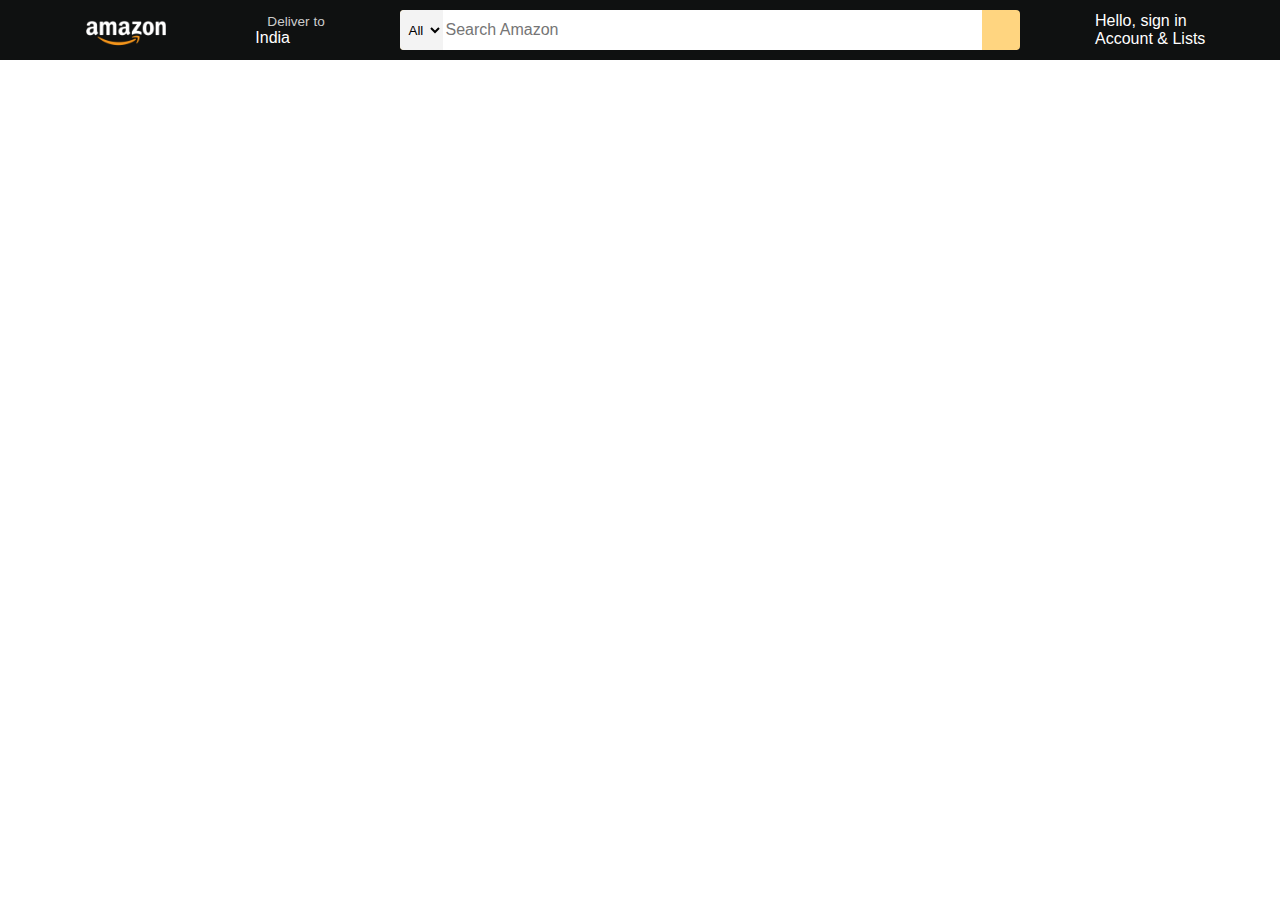
<file: Amazon Clone/index.html>
<!DOCTYPE html>
<html lang="en">
<head>
    <meta charset="UTF-8">
    <meta name="viewport" content="width=device-width, initial-scale=1.0">
    <link rel="shortcut icon" href="amazon favicon.png" type="image/x-icon">
    <title>Amazon</title>
    <link rel="stylesheet" href="https://cdnjs.cloudflare.com/ajax/libs/font-awesome/6.4.2/css/all.min.css" integrity="sha512-z3gLpd7yknf1YoNbCzqRKc4qyor8gaKU1qmn+CShxbuBusANI9QpRohGBreCFkKxLhei6S9CQXFEbbKuqLg0DA==" crossorigin="anonymous" referrerpolicy="no-referrer" />
    <link rel="stylesheet" href="style.css">
</head>
<body>
    <!-- site for icons (font awesome) https://cdnjs.com/libraries/font-awesome -->
    <header>
        <div class="navbar">
            <div class="nav-logo border">
                <div class="amazon-logo"></div>
            </div>

            <div class="nav-address border">
                <p class="add-first">Deliver to</p>
                <div class="add-icon">
                    <i class="fa-sharp fa-solid fa-location-dot"></i>
                    <p class="add-second">India</p>
                </div>
            </div>

            <div class="nav-search">
                <select class="search-select">
                    <option>All</option>
                </select>
                <input placeholder="Search Amazon" class="search-input">
                <div class="search-icon">
                    <i class="fa-solid fa-magnifying-glass"></i>
                </div>
            </div>
            <div class="nav-signin">
                <p><span>Hello, sign in</span></p>
                <p>Account & Lists</p>
            </div>
        </div>
    </header>

</body>
</html>
</file>
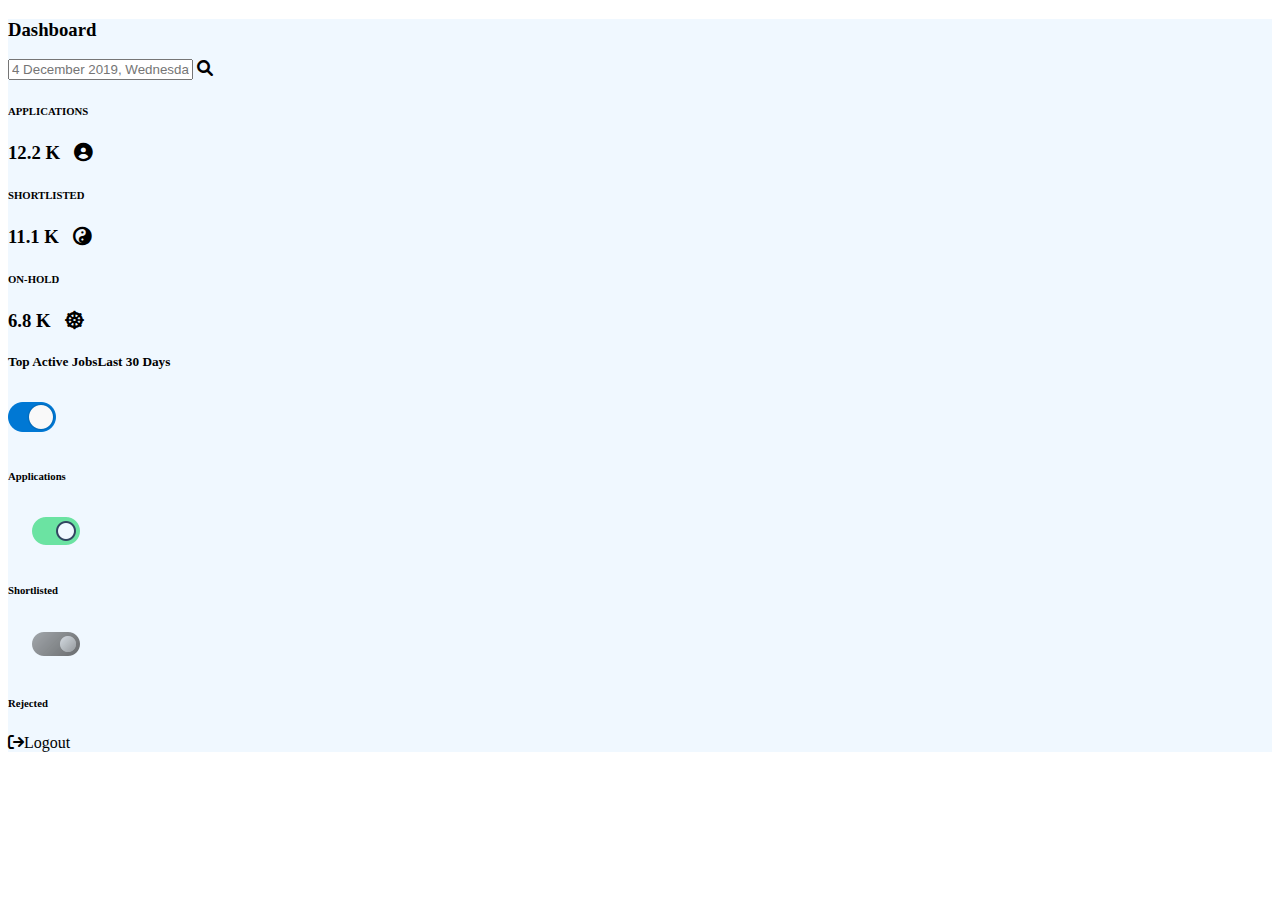
<file: BOOTSTRAP/bootstrap practice1/design-page-2/index.html>
<!DOCTYPE html>
<html lang="en">
  <head>
    <meta charset="UTF-8" />
    <meta name="viewport" content="width=device-width, initial-scale=1.0" />
    <!-- font awesone link -->
    <link
      rel="stylesheet"
      href="https://cdnjs.cloudflare.com/ajax/libs/font-awesome/6.0.0/css/all.min.css"
    />

    <!-- css(bootstrap) link -->
    <link
      href="https://cdn.jsdelivr.net/npm/bootstrap@5.3.1/dist/css/bootstrap.min.css"
      rel="stylesheet"
      integrity="sha384-4bw+/aepP/YC94hEpVNVgiZdgIC5+VKNBQNGCHeKRQN+PtmoHDEXuppvnDJzQIu9"
      crossorigin="anonymous"
    />

    <!-- favicon -->
    <link rel="shortcut icon" href="img/favicon.png" type="image/x-icon" />
    <!-- external css link -->
    <link rel="stylesheet" href="styles.css" />
    <title class="title">StudentsJobs</title>
  </head>

  <body>
    <!-- main container, contains whole page -->
    <div class="container-fluid mt-3 d-flex">
      <!-- column of size 8 -->
      <div class="col-8">
        <!-- row with Dashboard & input label -->
        <div class="row">
          <div class="col-8">
            <h3>Dashboard</h3>
          </div>
          <div class="col-4">
            <div class="input-group w-60">
              <input
                type="text"
                class="form-control"
                placeholder="4 December 2019, Wednesday"
              />
              <span class="input-group-text"
                ><i class="fa-solid fa-magnifying-glass search-icon"></i
              ></span>
            </div>
          </div>
        </div>

        <!-- row with applications,shortlisted & onhold -->
        <div class="row mt-4">
          <div class="col-4">
            <h6 class="new">
              APPLICATIONS <br />
              <h3>
                12.2 K &nbsp; <i class="fa-solid fa-circle-user user"></i>
              </h3>
            </h6>
          </div>
          <div class="col-4">
            <h6 class="new">
              SHORTLISTED <br />
              <h3>11.1 K &nbsp; <i class="fa-solid fa-yin-yang"></i></h3>
            </h6>
          </div>
          <div class="col-4">
            <h6 class="new">
              ON-HOLD <br />
              <h3>6.8 K &nbsp; <i class="fa-solid fa-dharmachakra"></i></h3>
            </h6>
          </div>
        </div>

        <!-- row with top active jobs -->
        <div class="row mt-5">
          <div class="col-12">
            <div>
              <div class="row d-flex">
                <h5>
                  Top Active Jobs<span class="float-end last30"
                    >Last 30 Days</span
                  >
                </h5>
              </div>
            </div>
            <div class="nextline d-flex">
              <img
                class="applicationicon"
                src="img/applicationicon.png"
                alt=""
              />
              <h6>Applications</h6>
              &nbsp; &nbsp; &nbsp;
              <img
                class="shortlistedicon"
                src="img/shortlistedicon.png"
                alt=""
              />
              <h6>Shortlisted</h6>
              &nbsp; &nbsp; &nbsp;
              <img class="rejectedicon" src="img/rejectedicon.png" alt="" />
              <h6>Rejected</h6>
            </div>
          </div>
        </div>
      </div>

      <!-- column of size 4 -->
      <div class="col-4">
        <div class="float-end logout mx-4">
          <i class="fa-solid fa-arrow-right-from-bracket logout-icon"></i>Logout
        </div>
      </div>
    </div>

    <!-- js(bootstrap link) -->
    <script
      src="https://cdn.jsdelivr.net/npm/bootstrap@5.3.1/dist/js/bootstrap.bundle.min.js"
      integrity="sha384-HwwvtgBNo3bZJJLYd8oVXjrBZt8cqVSpeBNS5n7C8IVInixGAoxmnlMuBnhbgrkm"
      crossorigin="anonymous"
    ></script>
  </body>
</html>
</file>
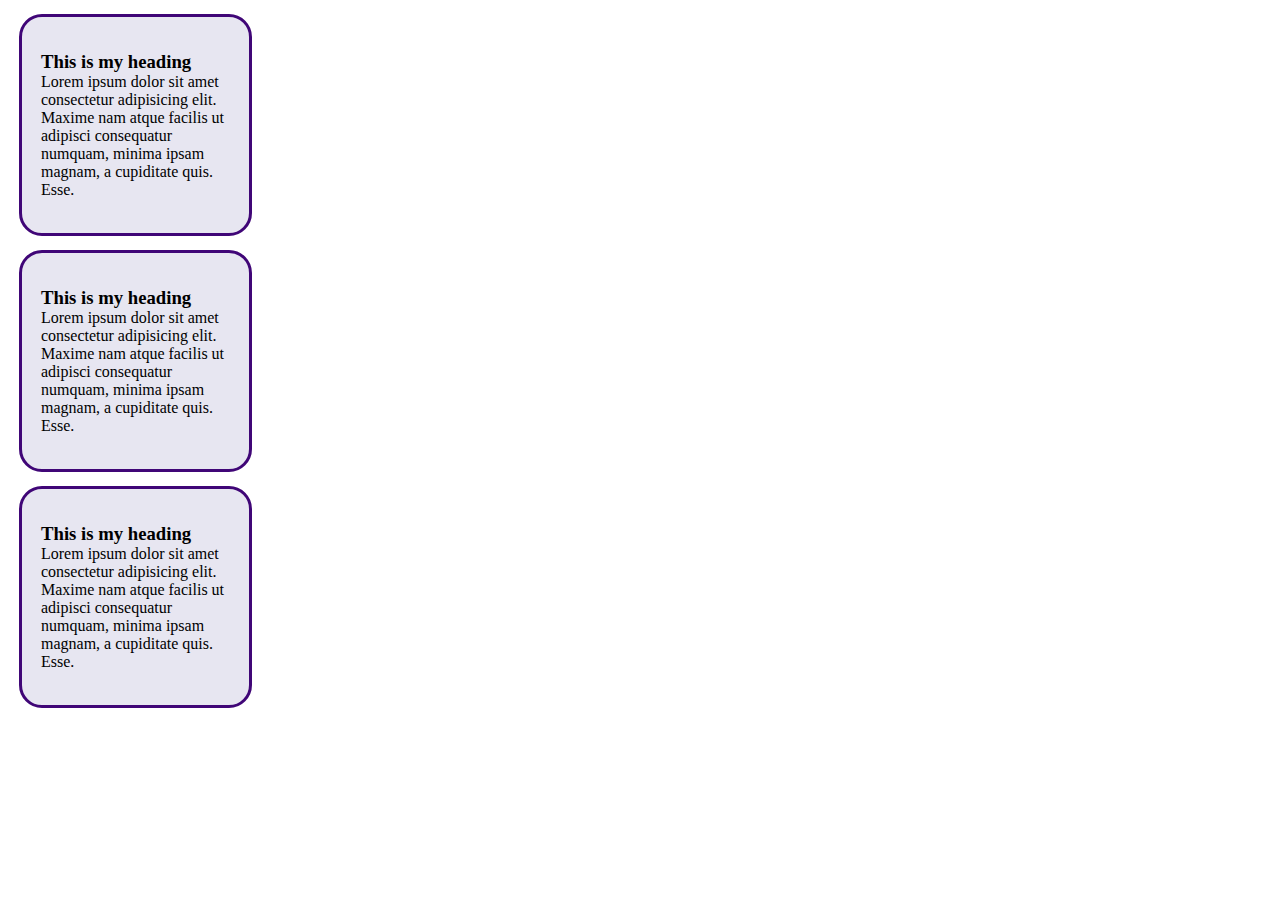
<file: HTML CSS Practice/Practice1/intro.html>
<!DOCTYPE html>
<html lang="en">
<head>
    <meta charset="UTF-8">
    <meta name="viewport" content="width=device-width, initial-scale=1.0">
    <link rel="stylesheet" href="style.css">
    <title>Box Model</title>
</head>
<body>
    <div class="container">
        <h3>This is my heading</h3>
        <p id="first">Lorem ipsum dolor sit amet consectetur adipisicing elit. Maxime nam atque facilis 
            ut adipisci consequatur numquam, minima ipsam magnam, a cupiditate quis. Esse.</p>
    </div>
    <div class="container">
        <h3>This is my heading</h3>
        <p id="second">Lorem ipsum dolor sit amet consectetur adipisicing elit. Maxime nam atque facilis 
            ut adipisci consequatur numquam, minima ipsam magnam, a cupiditate quis. Esse.</p>
    </div>
    <div class="container">
        <h3>This is my heading</h3>
        <p id="third">Lorem ipsum dolor sit amet consectetur adipisicing elit. Maxime nam atque facilis 
            ut adipisci consequatur numquam, minima ipsam magnam, a cupiditate quis. Esse.</p>
    </div>
</body>
</html>
</file>
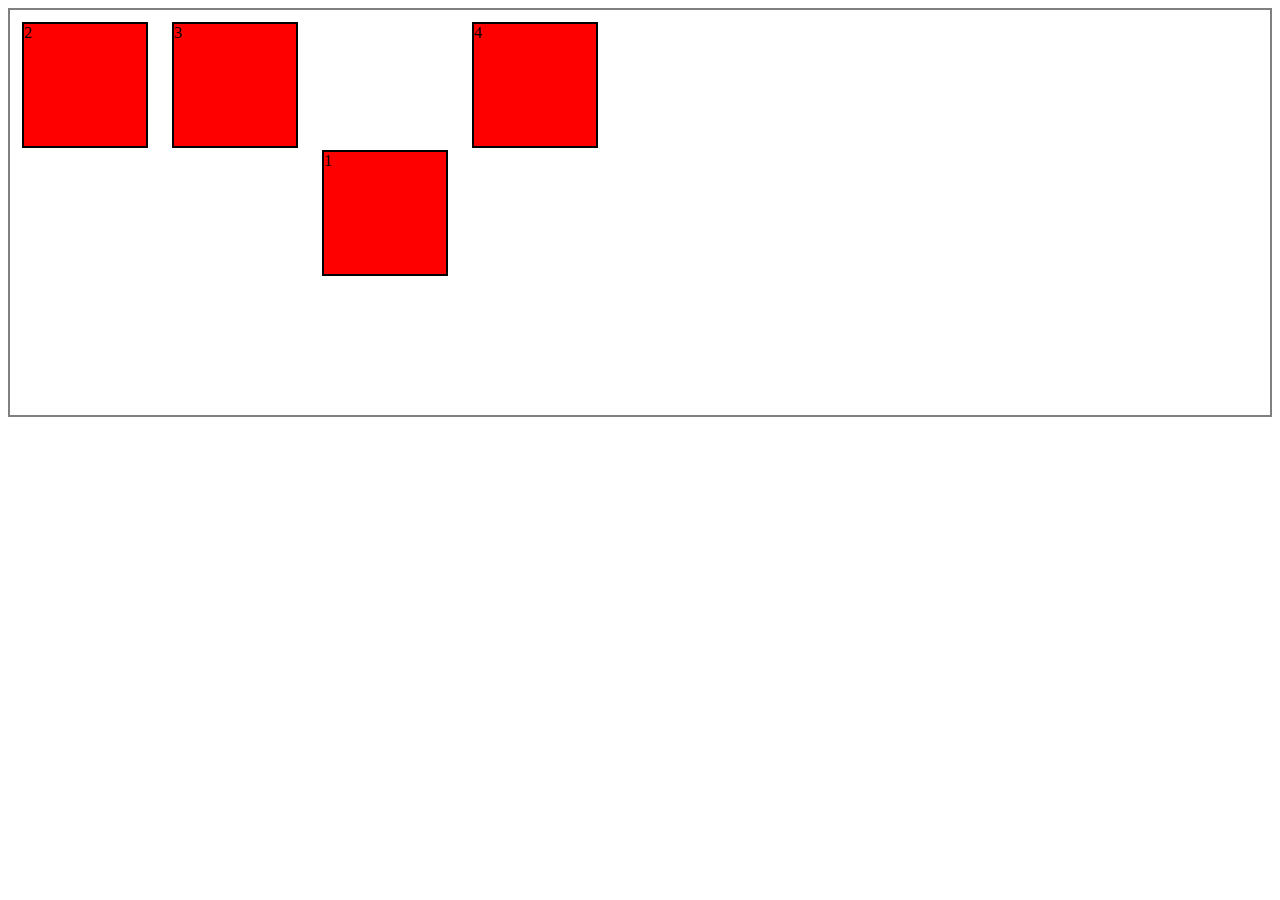
<file: HTML CSS Practice/Practice2(flexbox)/intro.html>
<!DOCTYPE html>
<html lang="en">
<head>
    <meta charset="UTF-8">
    <meta name="viewport" content="width=device-width, initial-scale=1.0">
    <link rel="stylesheet" href="style.css">
    <title>FLEX-BOX</title>
</head>
<body>
    <div class="fcontainer">
        <div class="fitem item1">1</div>
        <div class="fitem item2">2</div>
        <div class="fitem item3">3</div>
        <div class="fitem item4">4</div>
    </div>
</body>
</html>
</file>
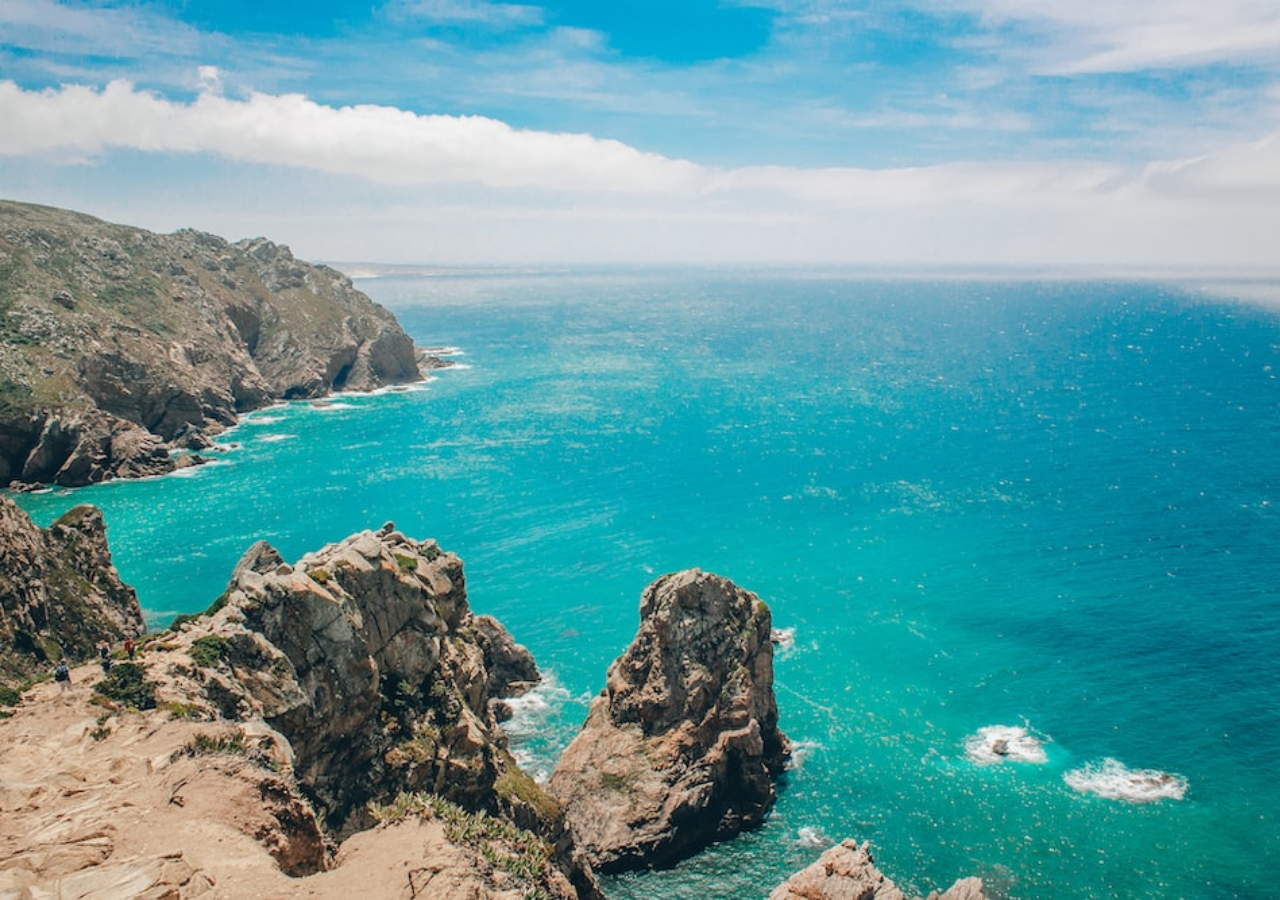
<file: HTML CSS Practice/Practice3(positioning)/intro.html>
<!DOCTYPE html>
<html lang="en">
<head>
    <meta charset="UTF-8">
    <meta name="viewport" content="width=device-width, initial-scale=1.0">
    <link rel="stylesheet" href="style.css">
    <title>Document</title>
</head>
<body>
    <!-- div.box#box*4 (to get 4 div of class box and id box) -->
    <!-- <div class="container">
        <div class="box" id="box1">1</div>
        <div class="box" id="box2">2</div>
        <div class="box" id="box3">3</div>
        <div class="box" id="box4">4</div>
    </div> -->

    <div class="bcg-image">
        
    </div>
</body>
</html>
</file>
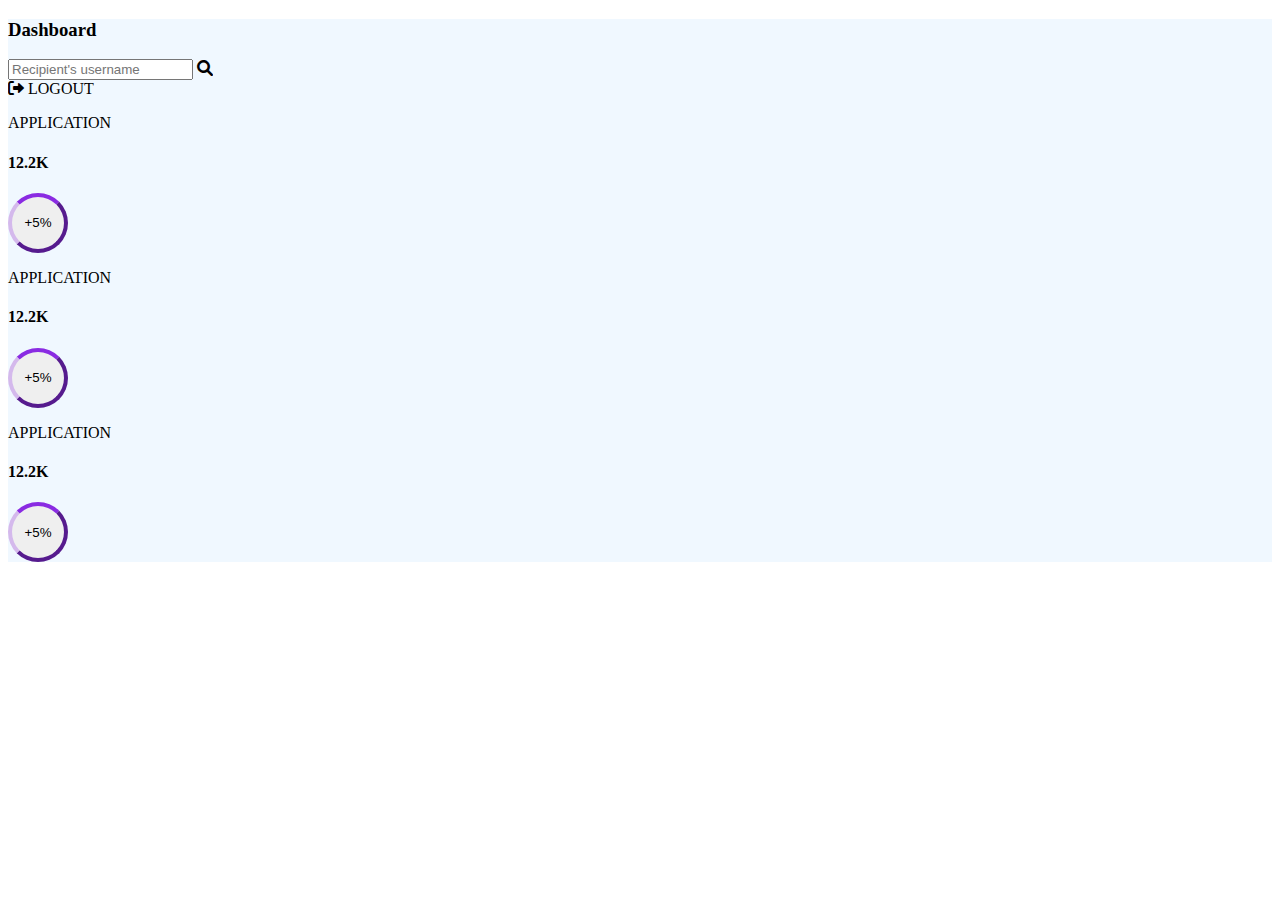
<file: BOOTSTRAP/bootstrap practice1/design-page-2/intro.html>
<!DOCTYPE html>
<html lang="en">
  <head>
    <meta charset="UTF-8" />
    <meta name="viewport" content="width=device-width, initial-scale=1.0" />
    <!-- font awesone link -->
    <link
      rel="stylesheet"
      href="https://cdnjs.cloudflare.com/ajax/libs/font-awesome/6.0.0/css/all.min.css"
    />

    <!-- css(bootstrap) link -->
    <link
      href="https://cdn.jsdelivr.net/npm/bootstrap@5.3.1/dist/css/bootstrap.min.css"
      rel="stylesheet"
      integrity="sha384-4bw+/aepP/YC94hEpVNVgiZdgIC5+VKNBQNGCHeKRQN+PtmoHDEXuppvnDJzQIu9"
      crossorigin="anonymous"
    />

    <!-- favicon -->
    <link rel="shortcut icon" href="img/favicon.png" type="image/x-icon" />
    <!-- external css link -->
    <link rel="stylesheet" href="styles.css" />
    <title class="title">StudentsJobs</title>
  </head>

  <body>
    <div class="container-fluid">
      <div class="row">
        <div class="col-6">
          <h3>Dashboard</h3>
        </div>
        <div class="col-6">
          <div class="row">
            <div class="input-group w-50">
                <input
                  type="text"
                  class="form-control"
                  placeholder="Recipient's username"
                />
                <span class="input-group-text"><i class="fa-solid text-info fa-magnifying-glass"></i></span>
              </div>
            <div>
                <span class="d-flex float-end">
                    <i class="fa-solid fa-right-from-bracket"></i>
                    LOGOUT
                </span>
            </div>
          </div>
        </div>
      </div>
      <div class="row">
        <div class="col-8">
            <div class="row">
                <div class="col-4">
                    <div class="card card-appli p-3">
                        <div class="row">
                            <div class="col-8">
                                <p class="text-secondary">APPLICATION</p>
                                <h4>12.2K</h4>
                            </div>
                            <div class="col-4">
                                <button class="appli-scroll">+5%</button>
                            </div>
                        </div>
                    </div>
                </div>
                <div class="col-4">
                    <div class="card card-appli p-3">
                        <div class="row">
                            <div class="col-8">
                                <p class="text-secondary">APPLICATION</p>
                                <h4>12.2K</h4>
                            </div>
                            <div class="col-4">
                                <button class="appli-scroll">+5%</button>
                            </div>
                        </div>
                    </div>
                </div>
                <div class="col-4">
                    <div class="card card-appli p-3">
                        <div class="row">
                            <div class="col-8">
                                <p class="text-secondary">APPLICATION</p>
                                <h4>12.2K</h4>
                            </div>
                            <div class="col-4">
                                <button class="appli-scroll">+5%</button>
                            </div>
                        </div>
                    </div>
                </div>
            </div>
            <div class="row">
                <div class="col-8"></div>
                <div class="col-4"></div>
            </div>
        </div>
        <div class="col-4"></div>
      </div>
    </div>

    <!-- js(bootstrap link) -->
    <script
      src="https://cdn.jsdelivr.net/npm/bootstrap@5.3.1/dist/js/bootstrap.bundle.min.js"
      integrity="sha384-HwwvtgBNo3bZJJLYd8oVXjrBZt8cqVSpeBNS5n7C8IVInixGAoxmnlMuBnhbgrkm"
      crossorigin="anonymous"
    ></script>
  </body>
</html>
</file>
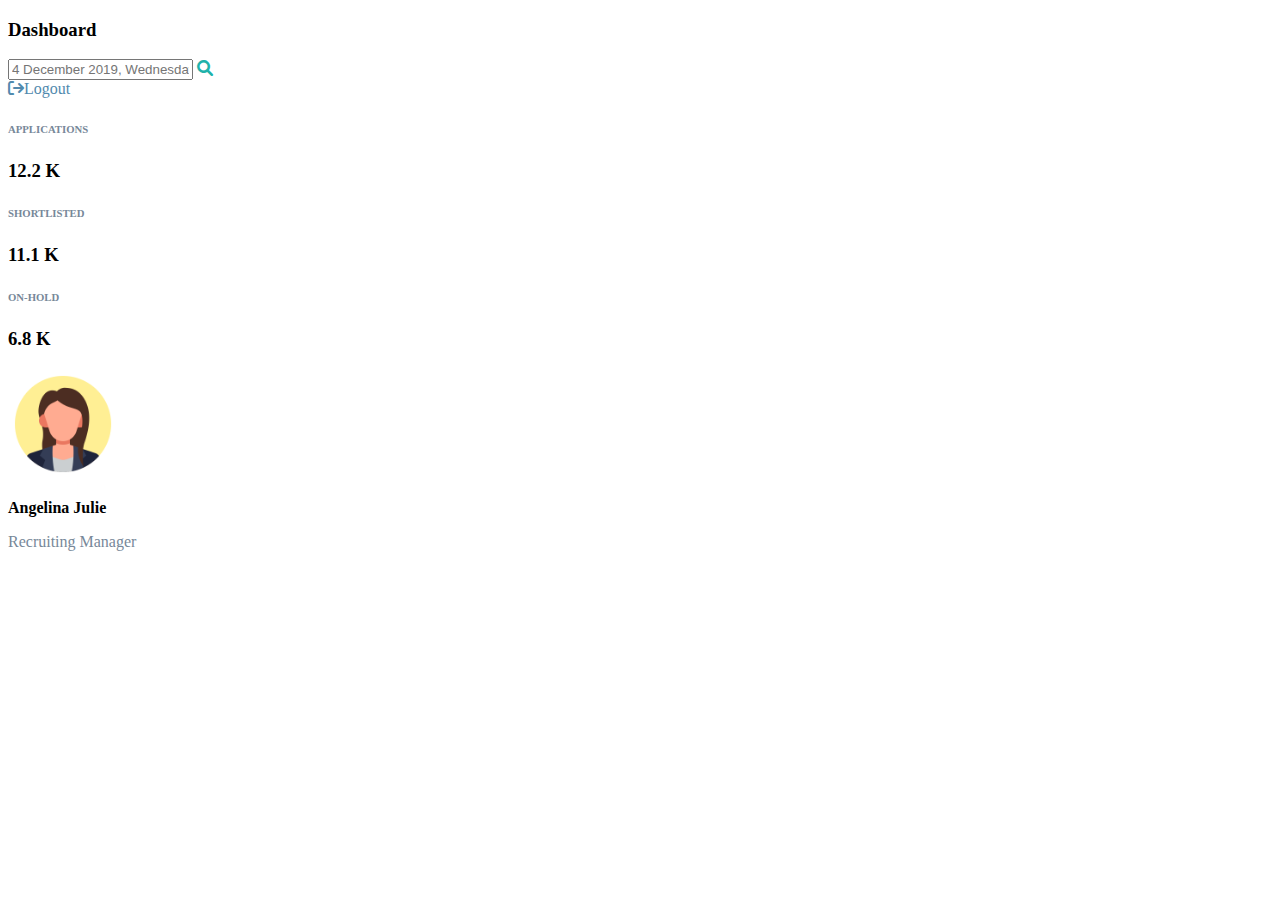
<file: BOOTSTRAP/bootstrap practice1/design-page/hey.html>
<!DOCTYPE html>
<html lang="en">
  <head>
    <meta charset="UTF-8" />
    <meta name="viewport" content="width=device-width, initial-scale=1.0" />
    <!-- font awesone link -->
    <link
      rel="stylesheet"
      href="https://cdnjs.cloudflare.com/ajax/libs/font-awesome/6.0.0/css/all.min.css"
    />

    <!-- css(bootstrap) link -->
    <link
      href="https://cdn.jsdelivr.net/npm/bootstrap@5.3.1/dist/css/bootstrap.min.css"
      rel="stylesheet"
      integrity="sha384-4bw+/aepP/YC94hEpVNVgiZdgIC5+VKNBQNGCHeKRQN+PtmoHDEXuppvnDJzQIu9"
      crossorigin="anonymous"
    />

    <!-- favicon -->
    <link rel="shortcut icon" href="img/favicon.png" type="image/x-icon" />
    <!-- external css link -->
    <link rel="stylesheet" href="styles.css" />
    <title class="title">StudentsJobs</title>
  </head>

  <body>
    <!-- first column with dashboard, input and logout -->
    <div class="container-fluid mt-3">
      <div class="row mt-3">
        <div class="col-6">
          <h3>Dashboard</h3>
        </div>
        <div class="col-6">
          <div class="input-group w-50">
            <input
              type="text"
              class="form-control"
              placeholder="4 December 2019, Wednesday"
            />
            <span class="input-group-text"
              ><i class="fa-solid fa-magnifying-glass search-icon"></i
            ></span>
          </div>
          <div class="float-end logout">
            <i class="fa-solid fa-arrow-right-from-bracket logout-icon"></i
            >Logout
          </div>
        </div>
      </div>
    </div>

    <!-- second column with application & julie image -->
    <div class="container-fluid mt-3">
      <div class="row">
        <div class="col-3">
          <h6>
            APPLICATIONS <br />
            <h3>12.2 K</h3>
          </h6>
        </div>
        <div class="col-3">
          <h6>
            SHORTLISTED <br />
            <h3>11.1 K</h3>
          </h6>
        </div>
        <div class="col-3">
          <h6>
            ON-HOLD <br />
            <h3>6.8 K</h3>
          </h6>
        </div>
        <div class="col-3 justify-content-between">
          <img class="ladyimage" src="img/ladyimage.png" alt="" />
          <p class="mx-3"><strong> Angelina Julie </strong></p>
          <p class="p-manager mx-1">Recruiting Manager</p>
        </div>
      </div>
    </div>

    <!-- js(bootstrap link) -->
    <script
      src="https://cdn.jsdelivr.net/npm/bootstrap@5.3.1/dist/js/bootstrap.bundle.min.js"
      integrity="sha384-HwwvtgBNo3bZJJLYd8oVXjrBZt8cqVSpeBNS5n7C8IVInixGAoxmnlMuBnhbgrkm"
      crossorigin="anonymous"
    ></script>
  </body>
</html>
</file>
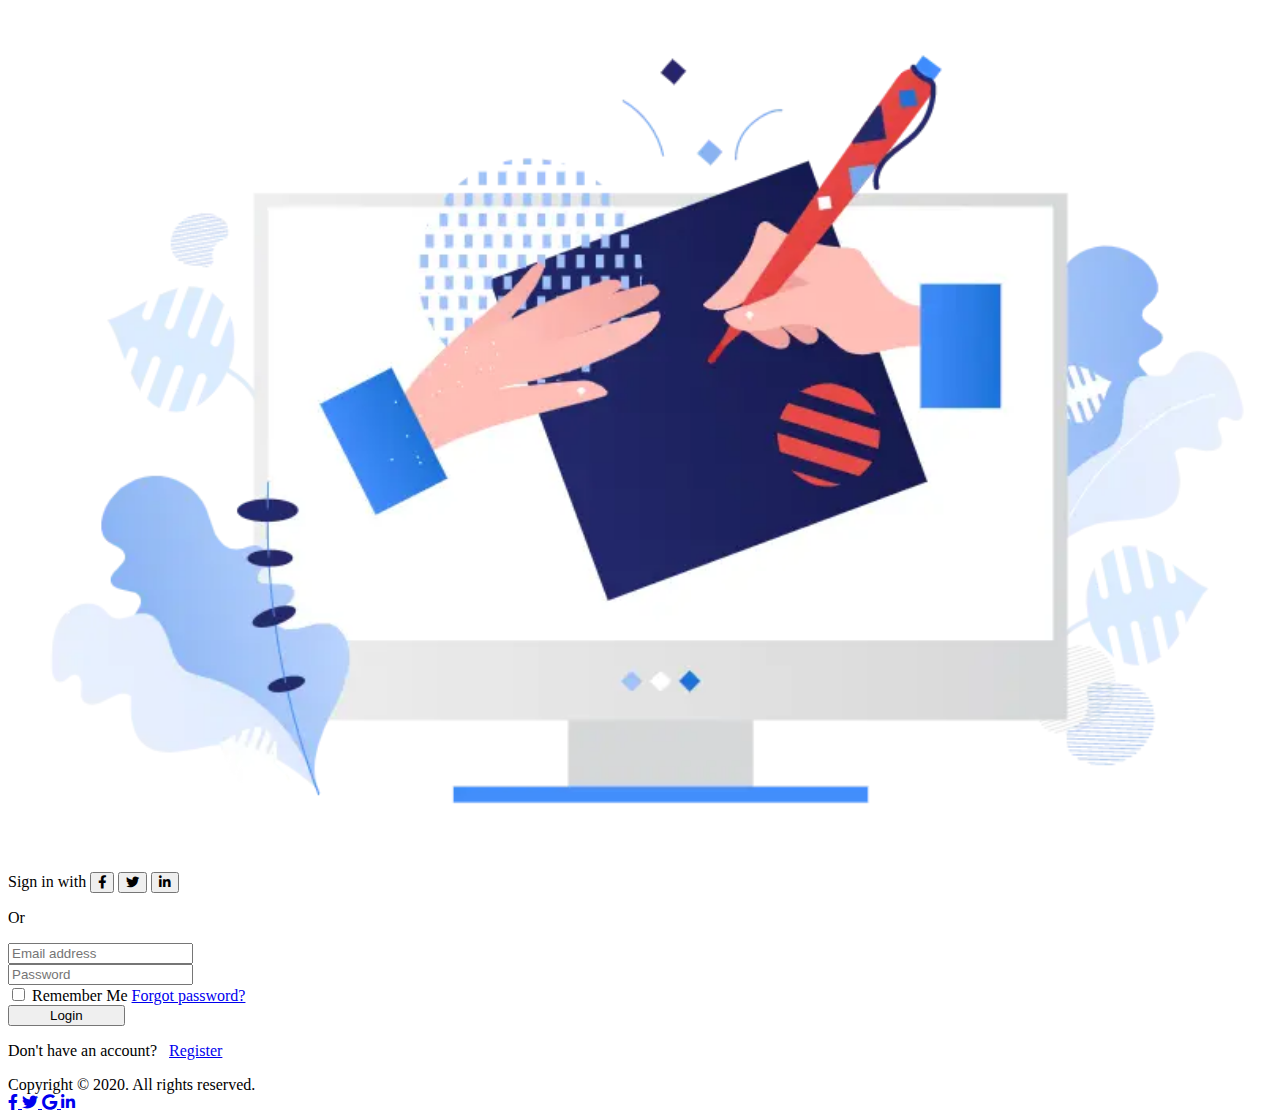
<file: BOOTSTRAP/bootstrap practice1/my-form/form1.html>
<!DOCTYPE html>
<html lang="en">
<head>
    <meta charset="UTF-8">
    <meta name="viewport" content="width=device-width, initial-scale=1.0">
    <link rel="shortcut icon" href="img/form favicon.png" type="image/x-icon"> 
    <title>FORM</title>
    <!-- link for icons(font-awesome) -->
    <link rel="stylesheet" href="https://cdnjs.cloudflare.com/ajax/libs/font-awesome/6.0.0/css/all.min.css">
    <!-- link for css(bootstrap) -->
    <link href="https://cdn.jsdelivr.net/npm/bootstrap@5.3.1/dist/css/bootstrap.min.css" rel="stylesheet" integrity="sha384-4bw+/aepP/YC94hEpVNVgiZdgIC5+VKNBQNGCHeKRQN+PtmoHDEXuppvnDJzQIu9" crossorigin="anonymous">
    <link rel="stylesheet" href="style.css">
    
</head>
<body>
    <!-- row has right side for form and left side for image, each distributed with 6 columns -->
    <div class="row mt-5">
        <div class="col-6">
            <img src="img/image.webp" alt="LAPTOP" width="100%">
        </div>

    <div class="col-6 mt-5 ps-10">
        <div class="signin">
            <p class="lead fw-normal mb-0 me-3">Sign in with 
            <button type="button" class="btn btn-primary btn-floating mx-1">
                <i class="fab fa-facebook-f"></i>
            </button>

            <button type="button" class="btn btn-primary btn-floating mx-1">
                <i class="fab fa-twitter"></i>
            </button>
  
            <button type="button" class="btn btn-primary btn-floating mx-1">
                <i class="fab fa-linkedin-in"></i>
            </button>
            </p>
            <div class="divider d-flex align-items-center my-4">
              <p class="text-center fw-bold mx-3 mb-0">Or</p>
            </div>
        </div>
        <p></p>
        
        <form class="form">
            <div class="mb-3">
              <label class="form-label"></label>
              <input class="form-control w-50" type="email" placeholder="Email address">
            </div>
            <div class="mb-3">
              <label class="form-label"></label>
              <input class="form-control w-50" type="password" placeholder="Password">

            </div>
            <div class="mb-3 form-check">
              <input type="checkbox" class="form-check-input">
              <label class="form-check-label">Remember Me</label> 
              <a class="link" href="https://www.google.com/" target="_blank">Forgot password?</a>
            </div>
            <div class="text-center text-lg-start mt-4 pt-2">
                <button type="button" class="btn btn-outline-primary btn-lg"
                  style="padding-left: 2.5rem; padding-right: 2.5rem;">Login</button>
                <p class="small fw-bold mt-2 pt-1 mb-0">Don't have an account? &nbsp;
                <a href="https://www.google.com/" class="link-danger" target="_blank">Register</a></p>
              </div>
            
          </form>
    </div>
    <!-- <p></p> <p></p> <p></p> <p></p> -->
</div>
<div class="footer d-flex flex-column flex-md-row text-center text-md-start justify-content-between py-4 px-4 px-xl-5 bg-primary">
    <!-- Copyright -->
    <div class="text-white mb-3 mb-md-0">
      Copyright © 2020. All rights reserved.
    </div>
    <!-- Copyright -->

    <!-- Right -->
    <div>
      <a href="https://www.facebook.com/" class="text-white me-4" target="_blank">
        <i class="fab fa-facebook-f"></i>
      </a>
      <a href="https://twitter.com/" class="text-white me-4" target="_blank">
        <i class="fab fa-twitter"></i>
      </a>
      <a href="https://www.google.com/" class="text-white me-4" target="_blank">
        <i class="fab fa-google"></i>
      </a>
      <a href="https://www.linkedin.com/" class="text-white" target="_blank">
        <i class="fab fa-linkedin-in"></i>
      </a>
    </div>
    <!-- Right -->
  </div>

      <!-- link for js(bootstrap) -->
      <script src="https://cdn.jsdelivr.net/npm/bootstrap@5.3.1/dist/js/bootstrap.bundle.min.js" integrity="sha384-HwwvtgBNo3bZJJLYd8oVXjrBZt8cqVSpeBNS5n7C8IVInixGAoxmnlMuBnhbgrkm" crossorigin="anonymous"></script>
</body>
</html>
</file>
<file: Amazon Clone/style.css>
*{
    margin: 0;
    font-family: Arial;
/* when an element is given height and width,border usually is added on outer side of height width but using border-box means
makes border within the height and width only, not outside i.e. inside the content area only  */    
    border: border-box;              
}
.navbar{
    height: 60px;
    background-color: #0f1111;
    color: white;
    /* when we want each element in our navbar to be in same line, use display: flex */
    display: flex;
    align-items: center;
    justify-content: space-evenly;
}

/* amazon logo */
.nav-logo{
    height: 50px;
    width: 100px;
}
.amazon-logo{
    background-image: url(images/amazon_logo.png);
    background-size: cover;
    height: 50px;
    width: 100%;
}
.border{
    /* each element with border class should have transparent border(transparent means border has no color,its color is 
    same as background color ) */
    border: 1.5px solid transparent;
}
.border:hover{
    /* when we hover on element 1.5px border shows up */
    border: 1.5px solid white;
}

/* address */
.add-first{
    color: #cccccc;
    /* always add font size in rem instead of px as it helps when site becomes responsive */
    font-size: 0.85rem;
    margin-left: 15px;
}
.add-second{
    font-size: 1rem;
    margin-left: 3px;
}
.add-icon{
    /* icon and India come in same line */
    display: flex;
    /* to make it in center */
    align-items: center;
}

/* search box */
.nav-search{
    display: flex;
    /* to give each element even i.e. same space */
    justify-content: space-evenly;
    background-color: #FFD580;
    width: 620px;
    height: 40px;
    border-radius: 4px;
}
.search-select{
    /* margin-left: 15px; */
    background-color: #f3f3f3;
    width: 50px;
    text-align: center;
    border-top-left-radius: 4px;
    border-bottom-left-radius: 4px;
    /* by default border vanishes */
    border: none;
}
.search-input{
    /* search auto acquires all area available */
    width: 100%;
    font-size: 1rem;
    border: none;
}
.search-icon{
    width: 45px;
    display: flex;
    justify-content: center;                 /* horizontally center me ajyega */
    align-items: center;                     /* vertically center me ajyega*/
    font-size: 1.2rem;
    color: black;
}
</file>
<file: BOOTSTRAP/bootstrap practice1/design-page-2/styles.css>
/* .logout{
    color: #528AAE;
}
h6.new{
    color: lightslategrey;
}
.search-icon{
    color: lightseagreen;
}
::placeholder{
    color: lightslategrey;
}
h3{
    font-weight: bolder;
}
h5{
    font-weight: bolder;
}
.applicationicon{
    height: 1.5rem;
    width: 25px;
}
.shortlistedicon{
    height: 1.5rem;
    width: 25px;
}
.rejectedicon{
    height: 1.5rem;
    width: 25px;
}
.last30 {
    font-size: medium;
    font-weight: 500;
    color: rgb(17, 80, 163);
} */

.container-fluid {
    background-color: aliceblue;
}

.appli-scroll {
    height: 60px;
    width: 60px;
    border-radius: 50%;
    border-top-color: blueviolet;
    border-right-color: blueviolet;
    border-bottom-color: blueviolet;
    border-left-color: rgb(212, 185, 236);
    border-width: 4px;
}

.card-appli {
    border-radius: 25px;
    border: none;
}
</file>
<file: HTML CSS Practice/Practice1/style.css>
*{
    /* for all elements, till we dont override them */
    box-sizing: border-box;
    margin: 0;
    padding: 0;
}
.container{
    background-color: rgb(231, 230, 241);
    border: 3px solid rgb(64,6,119);
    padding: 34px 19px;
    margin: 14px 19px;
    border-radius: 23px;
    width: 233px;
    /* when we increade padding,width also changes, so to solve this we use BOX-SIZING */
    box-sizing: border-box;
    /* now when we increase padding & margin, width will remain same */
}
</file>
<file: HTML CSS Practice/Practice2(flexbox)/style.css>
.fcontainer{
    /* by this each item comes in same line, default direction of flex is HORIZONTAL */
    /* display: flex means container is now flex-box and all properties of a flexbox can be used now */
    display: flex;
    border: 2px solid gray;
    height: 45vh;
    /* using flex-box we can use properties on flex item as well as flex container */

    /* by default flex direction = row */
    /* flex-direction: row; */
    /* row-reverse means all items in a row but from opposite direction */
    /* flex-direction: row-reverse; */

    /* column-reverse means all items in a column but from opposite direction */
    /* flex-direction: column-reverse; */

    /* to center all items */
    /* justify-content: center; */
    /* to make all items in end */
    /* justify-content: flex-end; */
    /* to make all items in start */
    /* justify-content: flex-start; */
    /* each item has even/equal space between them */
    /* justify-content: space-evenly; */
    /* no space at right and left, only space in netween elements */
    /* justify-content: space-between; */

    /* to align items vertically in center */
    /* align-items: center; */
    /* align-items: flex-end; */
    /* align-items: flex-start; */

    /* Diff btw align-items & justify-content */
    /* 1. justify-content: along primary axis */
/* (set horizontal alignment/spacing if flex-direction is row or vertical alignment/spacing if flex-direction is column) */
/* 2. align-items: along secondary axis */
/* (set vertical alignment if flex-direction is row or horizontal alignment if flex-direction is column) */

    /* when screen gets small, items will get wrapped below each other making it look good */
    flex-wrap: wrap;
}

.fitem{
    background-color: red;
    border: 2px solid black;
    margin: 12px;
    width: 122px;
    height: 122px;
}
.item1{
    /* greater the order, it will be in the last */
    order: 3;
    /* flex-grow: 3;                by default flex-grow is always 1 */
    /* flex-shrink: 2;         element can shrink more when content is shrinked */
    /* only this item will align in the center */
    align-self: center;
}
/* item4 will come at end before item1 since order of item4 > order of item1 */
.item4{
    order: 4;
    /* flex-grow: 2; */
}
</file>
<file: HTML CSS Practice/Practice3(positioning)/style.css>
/* .container{ */
    /* border: 2px solid black; */
    /* background-color: khaki; */
    /* height: 344px; */
/* } */
/* .box{ */
    /* to make all div in 1 line */
    /* display: inline-block; */
    /* border: 2px solid red; */
    /* width: 150px; */
    /* height: 150px; */
    /* margin: 2px; */
/* } */
/* #box3{ */
    /* STATIC */
    /* position: static;      by default position is static only */

    /* RELATIVE */
    /* moves relative to its normal position & will leave a gap at its normal position */
    /* position: relative; */
    /* top: 34px; */
    /* left: 34px; */

    /* ABSOLUTE */
    /* catches position relative to parent i.e. div container */
    /* moves relative to its first parent's normal position , but wont leave a gap */
    /* position: absolute; */
    /* top: 34px; */
    /* left: 34px; */

    /* FIXED */
    /* position is fixed when we scroll */
    /* position: fixed; */
    /* right: 4px; */
    /* bottom: 2px; */

    /* STICKY */
    /* when we scroll, its still sticked to the top */
    /* position: sticky; */
    /* top: 3px; */
/* } */

*{
    margin: 0;
    padding: 0;
}
.bcg-image{
    background-image: url(image.jpeg);
    /* While preserving its intrinsic proportions, the image is rendered at the largest size contained within, 
    or covering, the background positioning area. If the image has no intrinsic proportions, 
    then it's rendered at the size of the background positioning area.17-Jul-2023 */
    background-size: cover;
    background-repeat: no-repeat;
    /* vh means viewport height */
    height: 100vh;
}
</file>
<file: BOOTSTRAP/bootstrap practice1/design-page/styles.css>
.inputdate{
    border: none;
}
.search-button{
    color: rgba(9, 154, 245, 0.884);
    background-color: lightsteelblue;
    border: none;
}
.logout{
    color: #528AAE;
}
.logout-icon{
    color: #528AAE;
}
h6{
    /* font-weight: normal; */
    color: lightslategrey;
}
.ladyimage{
    /* border-radius: 50%; */
    height: 110px;
    width: 110px;
}
.search-icon{
    color: lightseagreen;
}
.p-manager{
    color: lightslategrey;
}
</file>
<file: BOOTSTRAP/bootstrap practice1/my-form/style.css>
/* .footer{
    bottom: 0px !important;
    position: fixed;
    border: 1px solid red;
} */
</file>
